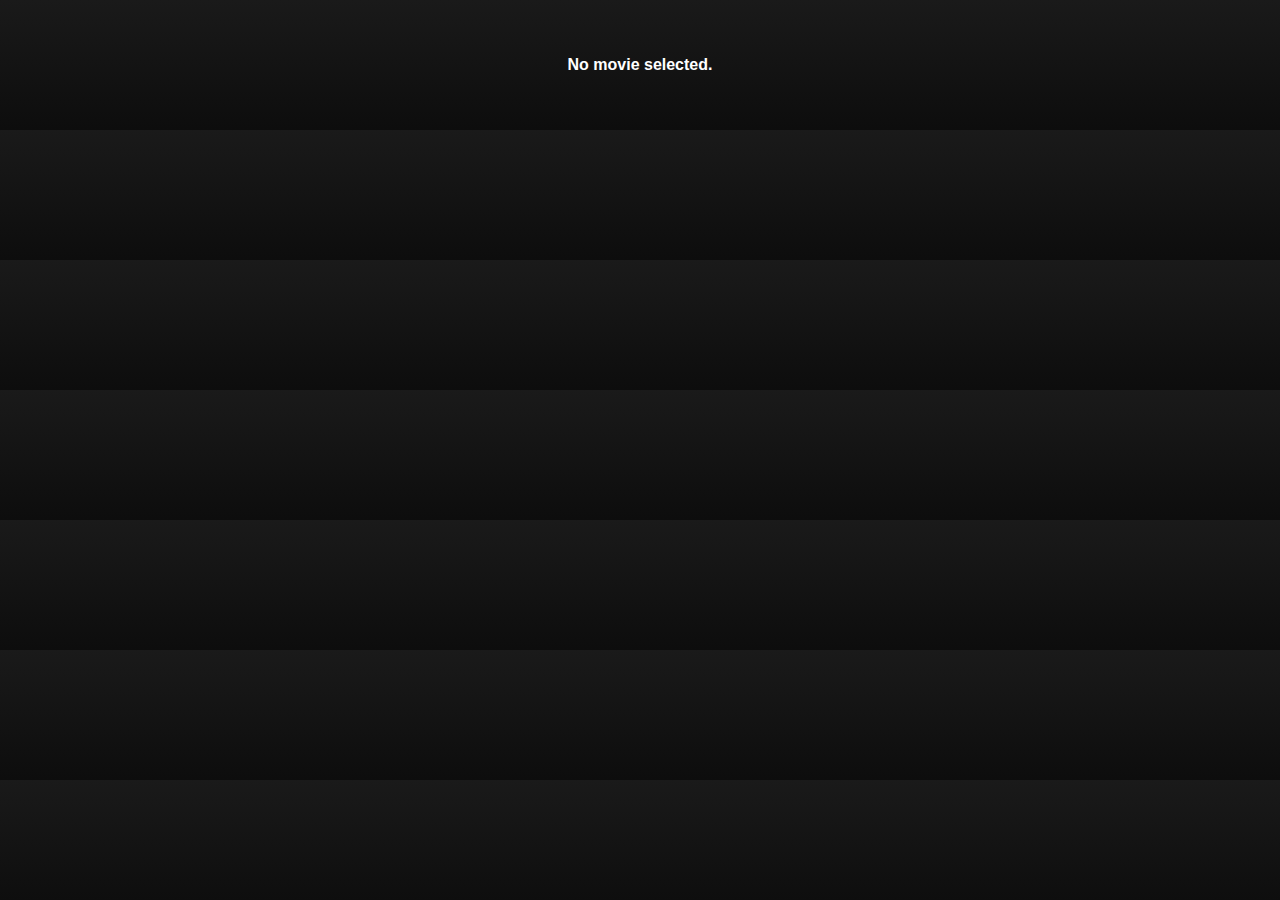
<file: assets/Cast.html>
<!DOCTYPE html>
<html lang="en">
<head>
    <meta charset="UTF-8">
    <meta name="viewport" content="width=device-width, initial-scale=1.0">
    <title>Cast</title>
</head>
<body>
    <style>
    body {
    font-family: 'Segoe UI', Tahoma, Geneva, Verdana, sans-serif;
    font-weight: bold;
    background: linear-gradient(to bottom, #1a1a1a, #0d0d0d);
    color: white;
    margin: 0;
    padding: 0;
}

a {
    text-decoration: none;
    color: white;
    transition: color 0.3s ease;
}

a:hover {
    color: #ff6f61; /* Highlighted color */
}

/* Button Styles */
button {
    font-family: 'Arial', sans-serif;
    font-size: 16px;
    font-weight: bold;
    padding: 12px 24px;
    border-radius: 8px;
    border: 2px solid transparent;
    cursor: pointer;
    outline: none;
    background-color: black;
    color: white;
    transition: all 0.3s ease;
    text-transform: uppercase;
}

button:hover {
    color: black;
    background-color: white;
    transform: translateY(-2px);
    box-shadow: 0 4px 8px rgba(0, 0, 0, 0.2);
}

/* Movie Details Section */
#movie-details {
    display: flex;
    justify-content: center;
    align-items: center;
    padding: 40px;
}

/* Movie Card Styles */
.movie-card {
    display: flex;
    flex-direction: column;
    background: linear-gradient(to bottom right, #333, #222);
    border-radius: 12px;
    max-width: 500px;
    width: 100%;
    box-shadow: 0 6px 12px rgba(0, 0, 0, 0.2);
    overflow: hidden;
    transition: transform 0.3s ease, box-shadow 0.3s ease;
}

.movie-card:hover {
    transform: scale(1.05);
    box-shadow: 0 12px 24px rgba(0, 0, 0, 0.3);
}

.movie-image {
    width: 100%;
    height: auto;
    object-fit: cover;
    border-bottom: 2px solid #ff4500;
}

/* Movie Information */
.movie-info {
    padding: 20px;
    color: #f5f5f5;
    text-align: center;
}

.movie-info h2 {
    font-size: 2rem;
    color: #ff6f61;
    margin-bottom: 10px;
    text-shadow: 1px 1px 4px rgba(0, 0, 0, 0.8);
}

.movie-info p {
    color: #ccc;
    margin-bottom: 8px;
    font-size: 1rem;
    line-height: 1.5;
}

.trailer-link {
    display: inline-block;
    margin-top: 20px;
    padding: 12px 20px;
    background: linear-gradient(to right, #ff6f61, #d93b00);
    color: #fff;
    text-decoration: none;
    border-radius: 8px;
    font-weight: bold;
    text-transform: uppercase;
    transition: background 0.3s ease, transform 0.3s ease;
}

.trailer-link:hover {
    background: linear-gradient(to right, #d93b00, #ff6f61);
    transform: scale(1.1);
}

/* Responsive Design */
@media (max-width: 768px) {
    #movie-details {
        flex-direction: column;
        padding: 20px;
    }

    .movie-card {
        max-width: 90%;
    }

    .movie-info h2 {
        font-size: 1.5rem;
    }

    .movie-info p {
        font-size: 0.9rem;
    }

    .trailer-link {
        padding: 10px 18px;
        font-size: 0.9rem;
    }
}

/* Subtle Animations */
.movie-card:hover .movie-image {
    filter: brightness(1.1) contrast(1.1);
    transition: filter 0.3s ease;
}

.movie-info h2::after {
    content: "";
    display: block;
    width: 60px;
    height: 4px;
    background: #ff6f61;
    margin: 8px auto 0;
    transition: width 0.3s ease;
}

.movie-card:hover h2::after {
    width: 100px;
}

.trailer-link:active {
    transform: scale(0.95);
}
    </style>
    
    <div id="movie-details"></div>
</body>
<script>
    document.addEventListener("DOMContentLoaded", function() {
        // Extract the movie ID from the URL parameters
        const params = new URLSearchParams(window.location.search);
        const movieId = params.get("id");
        // If no movie ID is found in the URL, show a default message
        if (!movieId) {
            document.getElementById("movie-details").innerHTML = "<p>No movie selected.</p>";
            return;
        }
        // Fetch movie data from the JSON file
        fetch('Data.json')
            .then(response => {
                if (!response.ok) {
                    throw new Error('Network response was not ok');
                }
                return response.json();
            })
            .then(data => {
                // Find the movie with the matching ID
                const movie = data.movies.find(movie => movie.id === movieId);
                if (movie) {
                    // Display movie details if found
                    displayMovieDetails(movie);
                } else {
                    document.getElementById("movie-details").innerHTML = "<p>Movie not found.</p>";
                }
            })
            .catch(error => {
                console.error("Error fetching movie data:", error);
                document.getElementById("movie-details").innerHTML = "<p>Unable to load movie details.</p>";
            });
    });
    // Function to display movie details
    function displayMovieDetails(movie) {
        const movieDetailsContainer = document.getElementById("movie-details");
        console.log(movieDetailsContainer);
        // Set innerHTML using the provided structure
        movieDetailsContainer.innerHTML = `
            <div class="movie-card">
                <img class="movie-image" src="${movie.poster}" alt="${movie.title}">
                <div class="movie-info">
                    <h2>${movie.title}</h2>
                    <p>Release Date: ${movie.releaseDate}</p>
                    <p>Cast: ${movie.cast.map(castMember => `${castMember.name} as ${castMember.role}`).join(', ')}</p>
                    <p>Crew: ${movie.crew.map(crewMember => `${crewMember.name} (${crewMember.role})`).join(', ')}</p>
                    <button><a href="VideoPlayer.html?id=${movie.id}" target="_blank" class="watch-movie-btn">Watch Movie</a></button>
                </div>
            </div>
        `;
    }
</script>
</html>
</file>
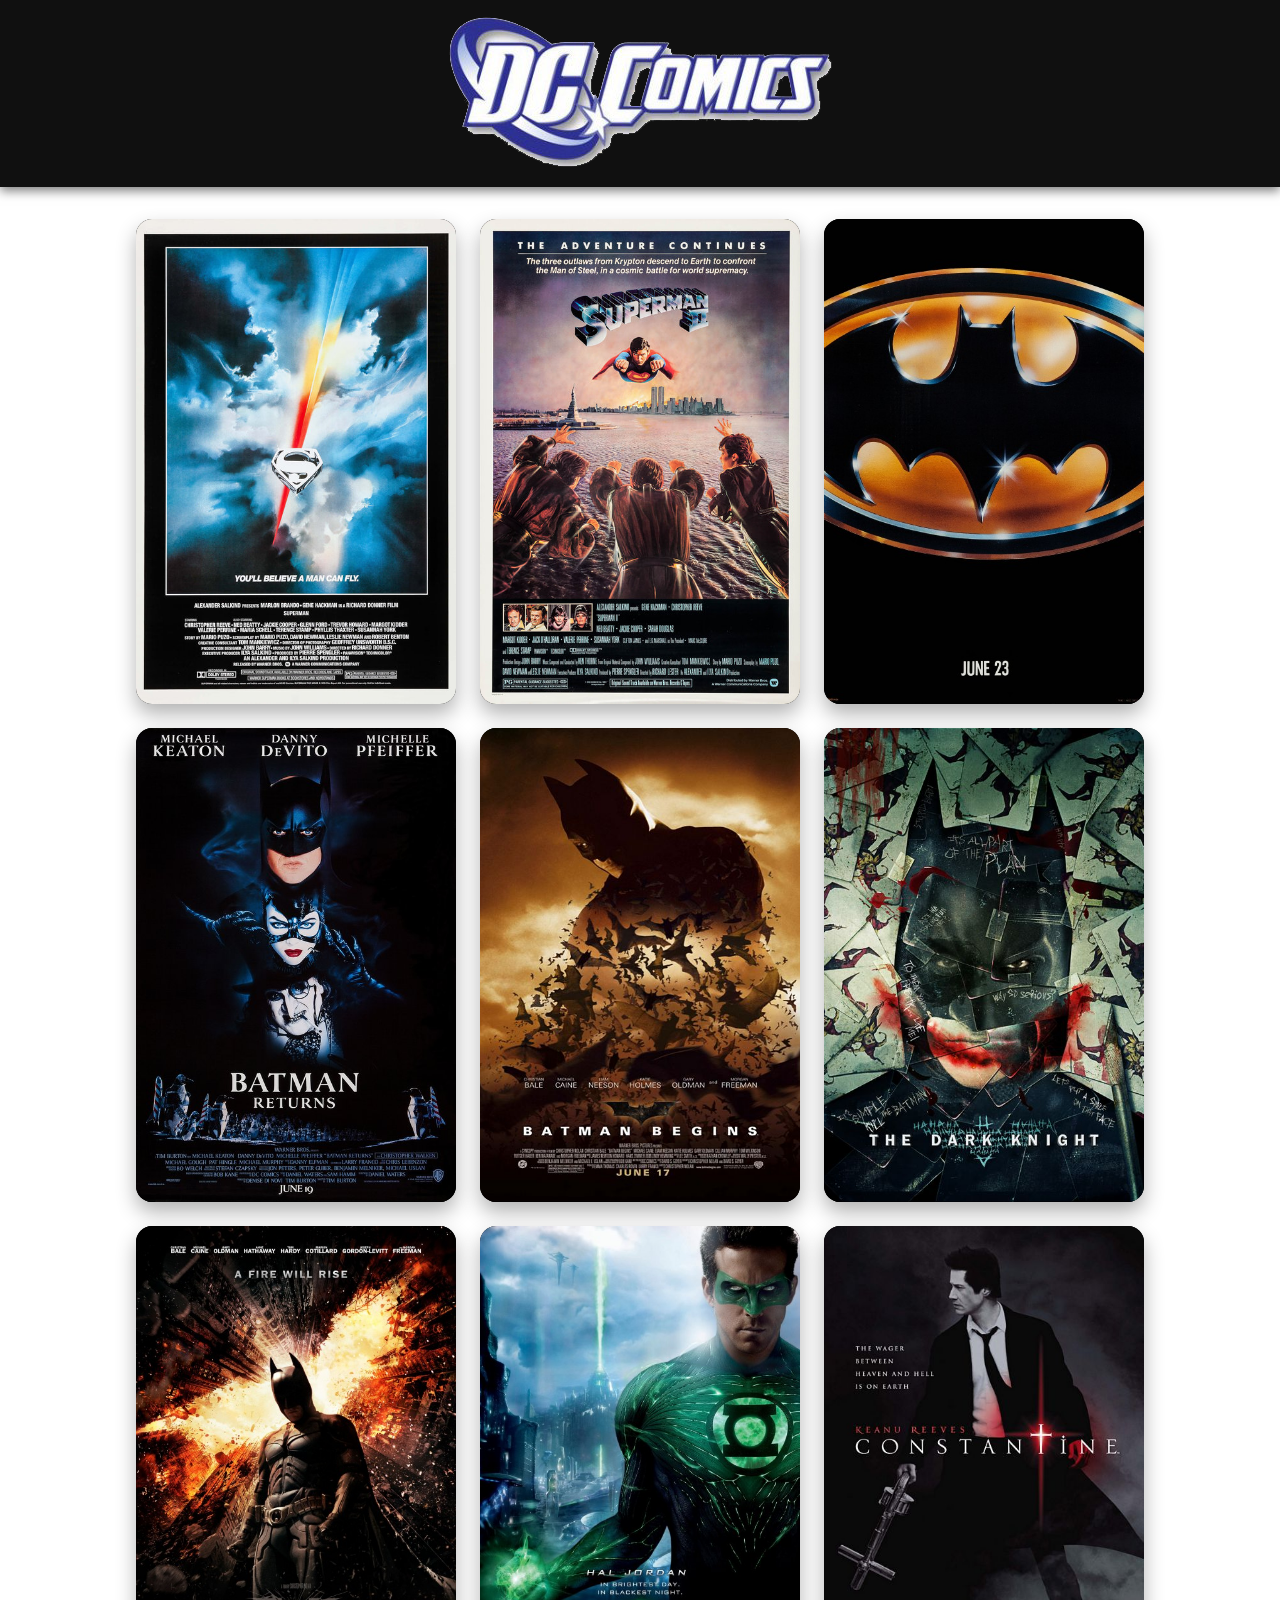
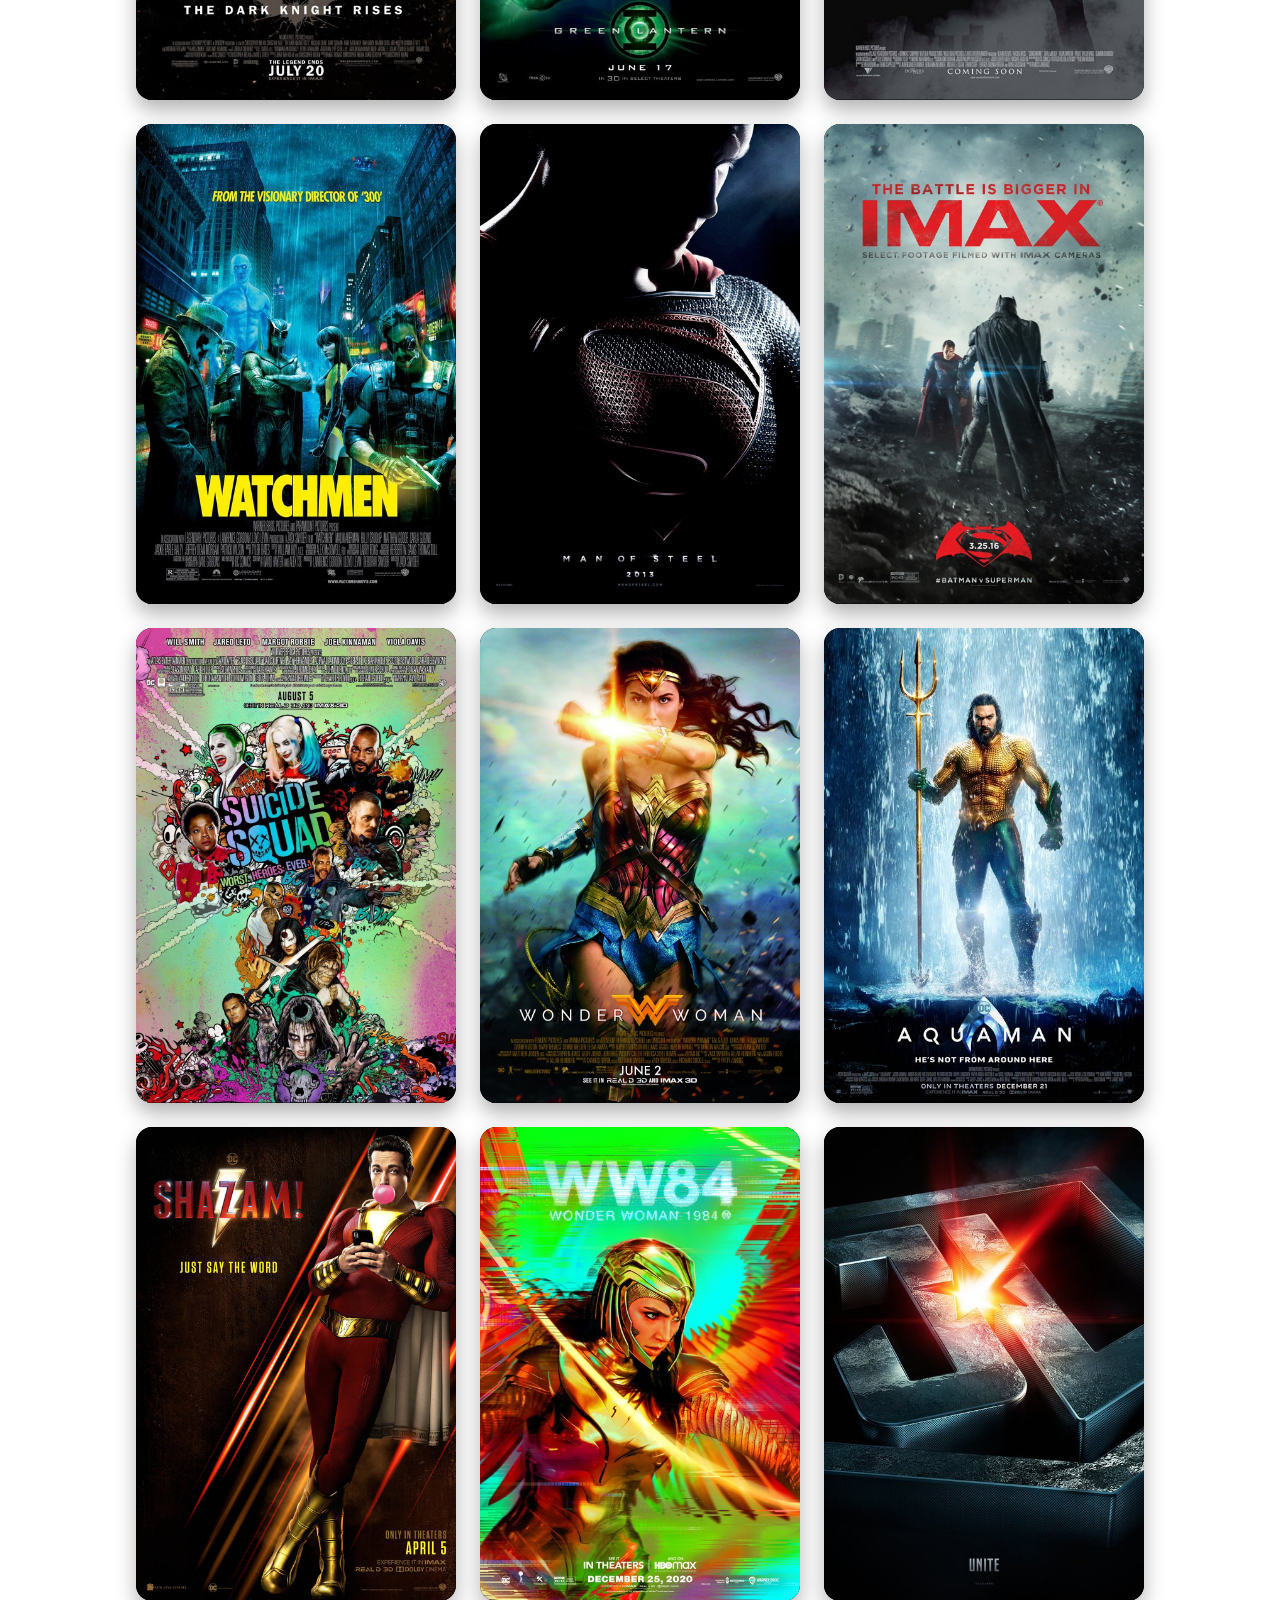
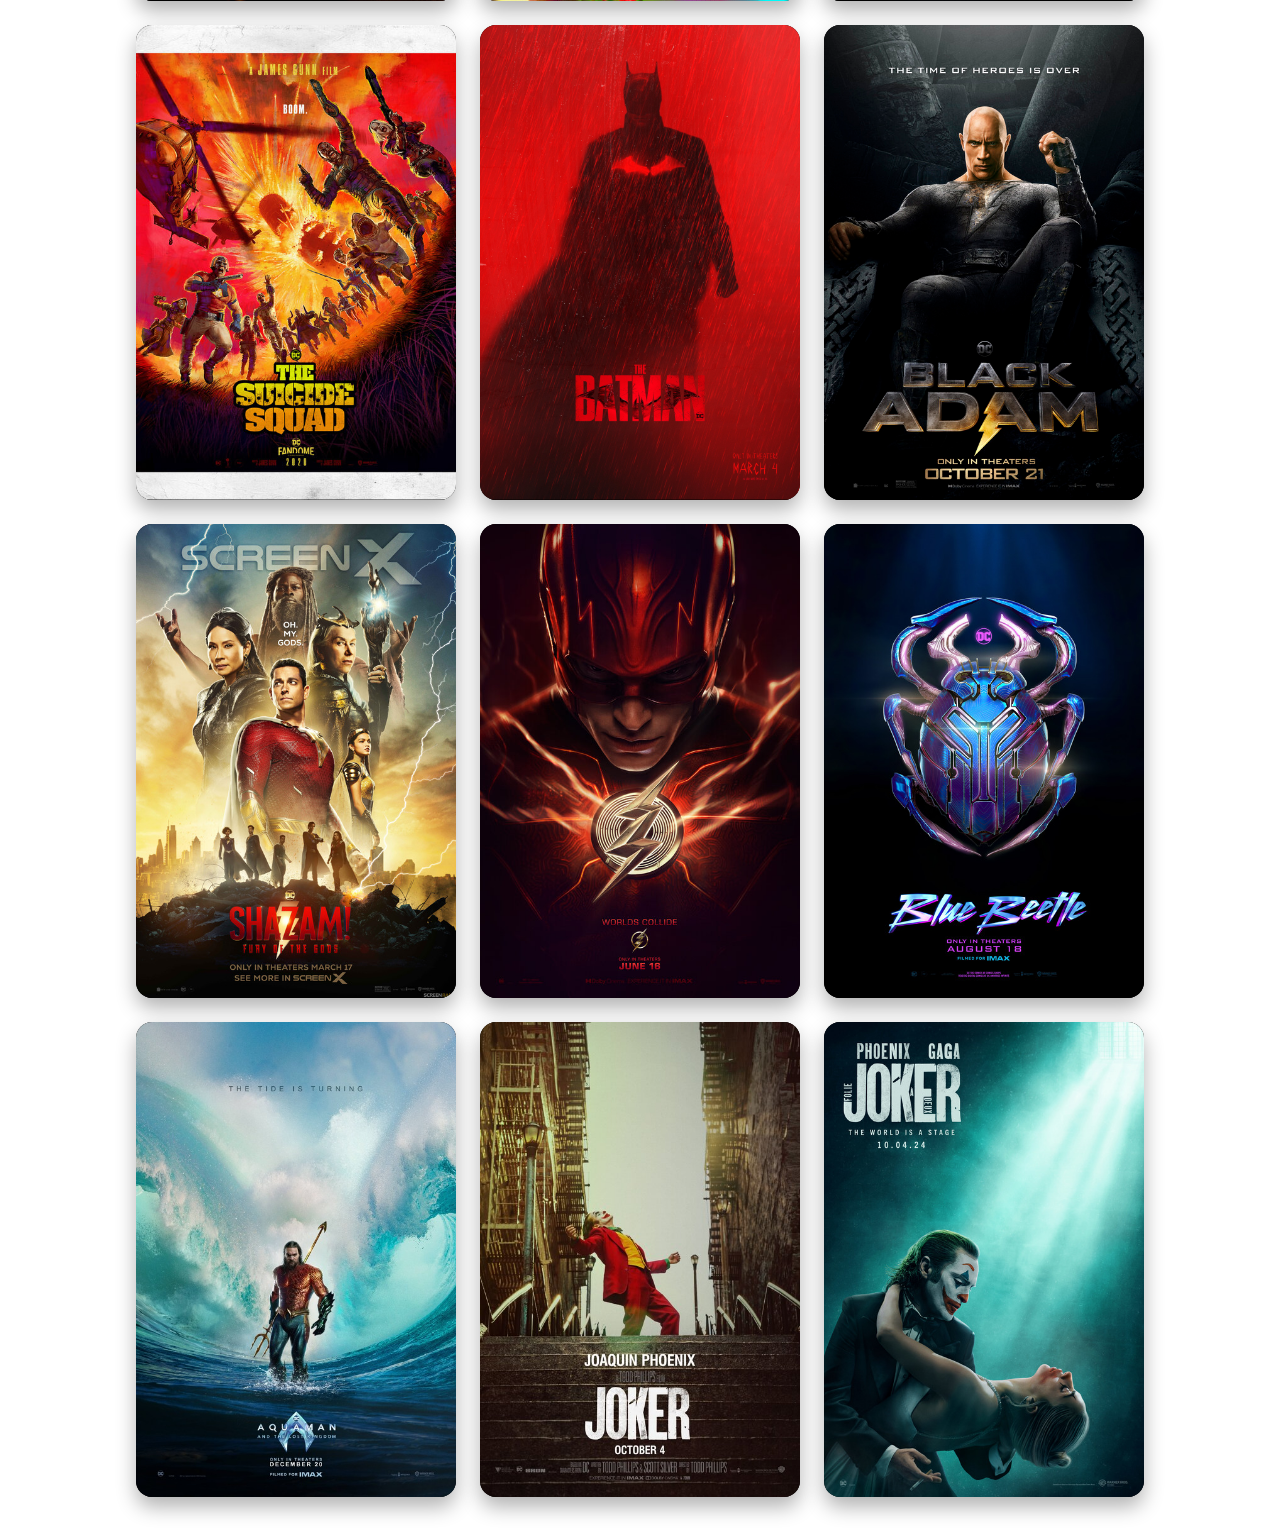
<file: assets/DC.html>
<!DOCTYPE html>
<html lang="en">
<head>
    <meta charset="UTF-8">
    <meta name="viewport" content="width=device-width, initial-scale=1.0">
    <title>All DC Movies</title>
    <style>
           
        
        .images{
            height: 100px;
        }
        .movie-card{
            display: flex;
            flex-direction: row;
            flex-wrap: wrap;
        }
body {
    margin: 0;
    font-family: 'Segoe UI', Tahoma, Geneva, Verdana, sans-serif;
    background-color: white;
    color: #f5f5f5;
    font-weight: bolder;
}

header {
    display: flex;
    justify-content: center;
    padding: 1rem;
    background-color: #101010;
    box-shadow: 0px 4px 10px rgba(0, 0, 0, 0.5);
}

header h1 {
    color: #ffe100;
    font-size: 2rem;
}


#movieGallery {
    display: flex;
    flex-wrap: wrap;
    gap: 1.5rem;
    justify-content: center;
    padding: 2rem;
    max-width: 1200px;
    margin: auto;
}


.movie-card {
    position: relative;
    background-color: black;
    color: #f5f5f5;
    width: 20rem;
    border-radius: 1rem;
    overflow: hidden;
    box-shadow: 0 10px 20px rgba(0, 0, 0, 0.3);
    transform: scale(1);
    transition: transform 0.3s ease, box-shadow 0.3s ease;
    cursor: pointer;
}

.movie-card:hover {
    transform: scale(1.05);
    box-shadow: 0 15px 30px rgba(0, 0, 0, 0.5);
}

.images {
    width: 100%;
    height: auto;
    object-fit: cover;
    transition: transform 0.5s ease;
}

.movie-card:hover .images {
    transform: scale(1.1);
}


.movie-info {
    padding: 0.1rem;
    background: rgba(0, 0, 0, 0.8);
    position: absolute;
    bottom: 0;
    width: 100%;
    transform: translateY(100%);
    transition: transform 0.4s ease-in-out;
    text-align: center;
}

.movie-card:hover .movie-info {
    transform: translateY(0);
}

.movie-info h2 {
    font-size: 1rem;
    color: #ffe100;
    margin-bottom: 0.5rem;
    transition: color 0.3s ease;
}

.movie-info p {
    font-size: 1rem;
    color: #ddd;
    line-height: 1.5;
}

.movie-info p {
    opacity: 0;
    transform: translateY(20px);
    transition: opacity 0.4s ease, transform 0.4s ease;
}

.movie-card:hover .movie-info p {
    opacity: 1;
    transform: translateY(0);
}

.movie-card::before {
    content: "";
    position: absolute;
    top: 0;
    left: 0;
    width: 100%;
    height: 100%;
    background: linear-gradient(to bottom, rgba(0, 0, 0, 0.2), rgba(0, 0, 0, 0.7));
    opacity: 0;
    transition: opacity 0.5s ease;
    border-radius: 12px;
}

.movie-card:hover::before {
    opacity: 1;
}

@media (max-width: 768px) {
    #movieGallery {
        padding: 1rem;
        gap: 1rem;
    }

    .movie-card {
        width: 180px;
    }

    .movie-info h2 {
        font-size: 1.2rem;
    }

    .movie-info p {
        font-size: 0.8rem;
    }
}

@media (max-width: 480px) {
    .movie-card {
        width: 100%;
    }

    header h1 {
        font-size: 1.5rem;
    }
}
    </style>
</head>
<body>
    <header>
        <div class="DC_logo">
            <img src="DC/DC.png" alt="DC Logo">
        </div>
    </header>
   
    <div class="gallery-container" id="movieGallery"></div>
    
    <script>
async function fetchMovies() {
    try {
        const response = await fetch('DC.JSON'); // Replace 'DC.json' with your actual file or API endpoint
        if (!response.ok) {
            throw new Error('Network response was not ok');
        }
        const data = await response.json();
        renderMovies(data.DCMovies);  // Assuming your JSON has a "DCMovies" array
    } catch (error) {
        console.error('There was a problem with the fetch operation:', error);
    }
}

// Function to render movies on the page
function renderMovies(movies) {
    const movieGallery = document.getElementById('movieGallery'); 
    movieGallery.innerHTML = ''; 

    movies.forEach(movie => {
        const movieCard = document.createElement('div');
        movieCard.className = 'movie-card';

        const movieImage = document.createElement('img');
        movieImage.className = 'images'; 
        movieImage.src = movie.image;  
        movieImage.alt = movie.title;  
        movieCard.appendChild(movieImage);

        const movieInfo = document.createElement('div');
        movieInfo.className = 'movie-info';

        const movieTitle = document.createElement('h2');
        movieTitle.textContent = movie.title;  // Movie title
        movieInfo.appendChild(movieTitle);

        const movieDescription = document.createElement('p');
        movieDescription.textContent = movie.description;  // Movie description
        movieInfo.appendChild(movieDescription);

        movieCard.appendChild(movieInfo);
        movieGallery.appendChild(movieCard);  
    });
}

document.addEventListener('DOMContentLoaded', fetchMovies); 

function redirectToHome() {
            window.location.href = '/'; // Change '/' to your home page URL
        }
    </script>
</body>
</html>
</file>
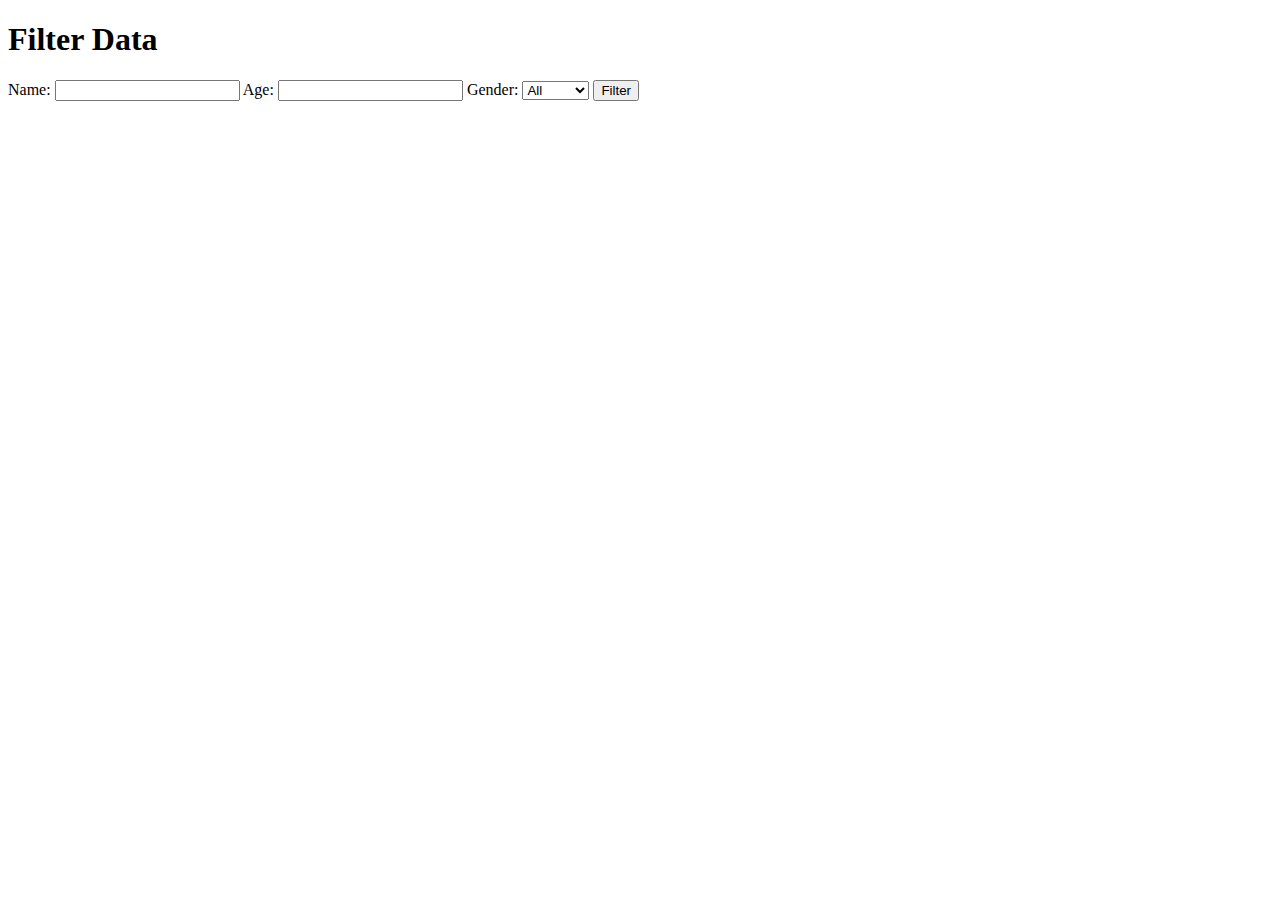
<file: assets/demo.html>
<!DOCTYPE html>
<html lang="en">
<head>
    <meta charset="UTF-8">
    <meta name="viewport" content="width=device-width, initial-scale=1.0">
    <title>Data Type Filtering</title>
    <style>
        .results { margin-top: 20px; }
        .result { margin: 5px 0; }
    </style>
</head>
<body>
    <h1>Filter Data</h1>
    <form id="filterForm">
        <label for="name">Name:</label>
        <input type="text" id="name" name="name">

        <label for="age">Age:</label>
        <input type="number" id="age" name="age" min="0">

        <label for="gender">Gender:</label>
        <select id="gender" name="gender">
            <option value="">All</option>
            <option value="male">Male</option>
            <option value="female">Female</option>
        </select>

        <input type="button" value="Filter" onclick="filterResults()">
    </form>

    <div class="results" id="results"></div>

    <script>
        const data = [
            { name: 'Alice', age: 25, gender: 'female' },
            { name: 'Bob', age: 30, gender: 'male' },
            { name: 'Charlie', age: 35, gender: 'male' },
            { name: 'Diana', age: 28, gender: 'female' }
        ];

        function filterResults() {
            const nameInput = document.getElementById('name').value.toLowerCase();
            const ageInput = document.getElementById('age').value;
            const genderInput = document.getElementById('gender').value;

            const filteredData = data.filter(item => {
                const matchesName = item.name.toLowerCase().includes(nameInput);
                const matchesAge = ageInput ? item.age == ageInput : true;
                const matchesGender = genderInput ? item.gender === genderInput : true;

                return matchesName && matchesAge && matchesGender;
            });

            displayResults(filteredData);
        }

        function displayResults(results) {
            const resultsDiv = document.getElementById('results');
            resultsDiv.innerHTML = '';

            if (results.length === 0) {
                resultsDiv.innerHTML = '<div>No results found.</div>';
                return;
            }

            results.forEach(item => {
                const div = document.createElement('div');
                div.className = 'result';
                div.textContent = `Name: ${item.name}, Age: ${item.age}, Gender: ${item.gender}`;
                resultsDiv.appendChild(div);
            });
        }
    </script>
</body>
</html>
</file>
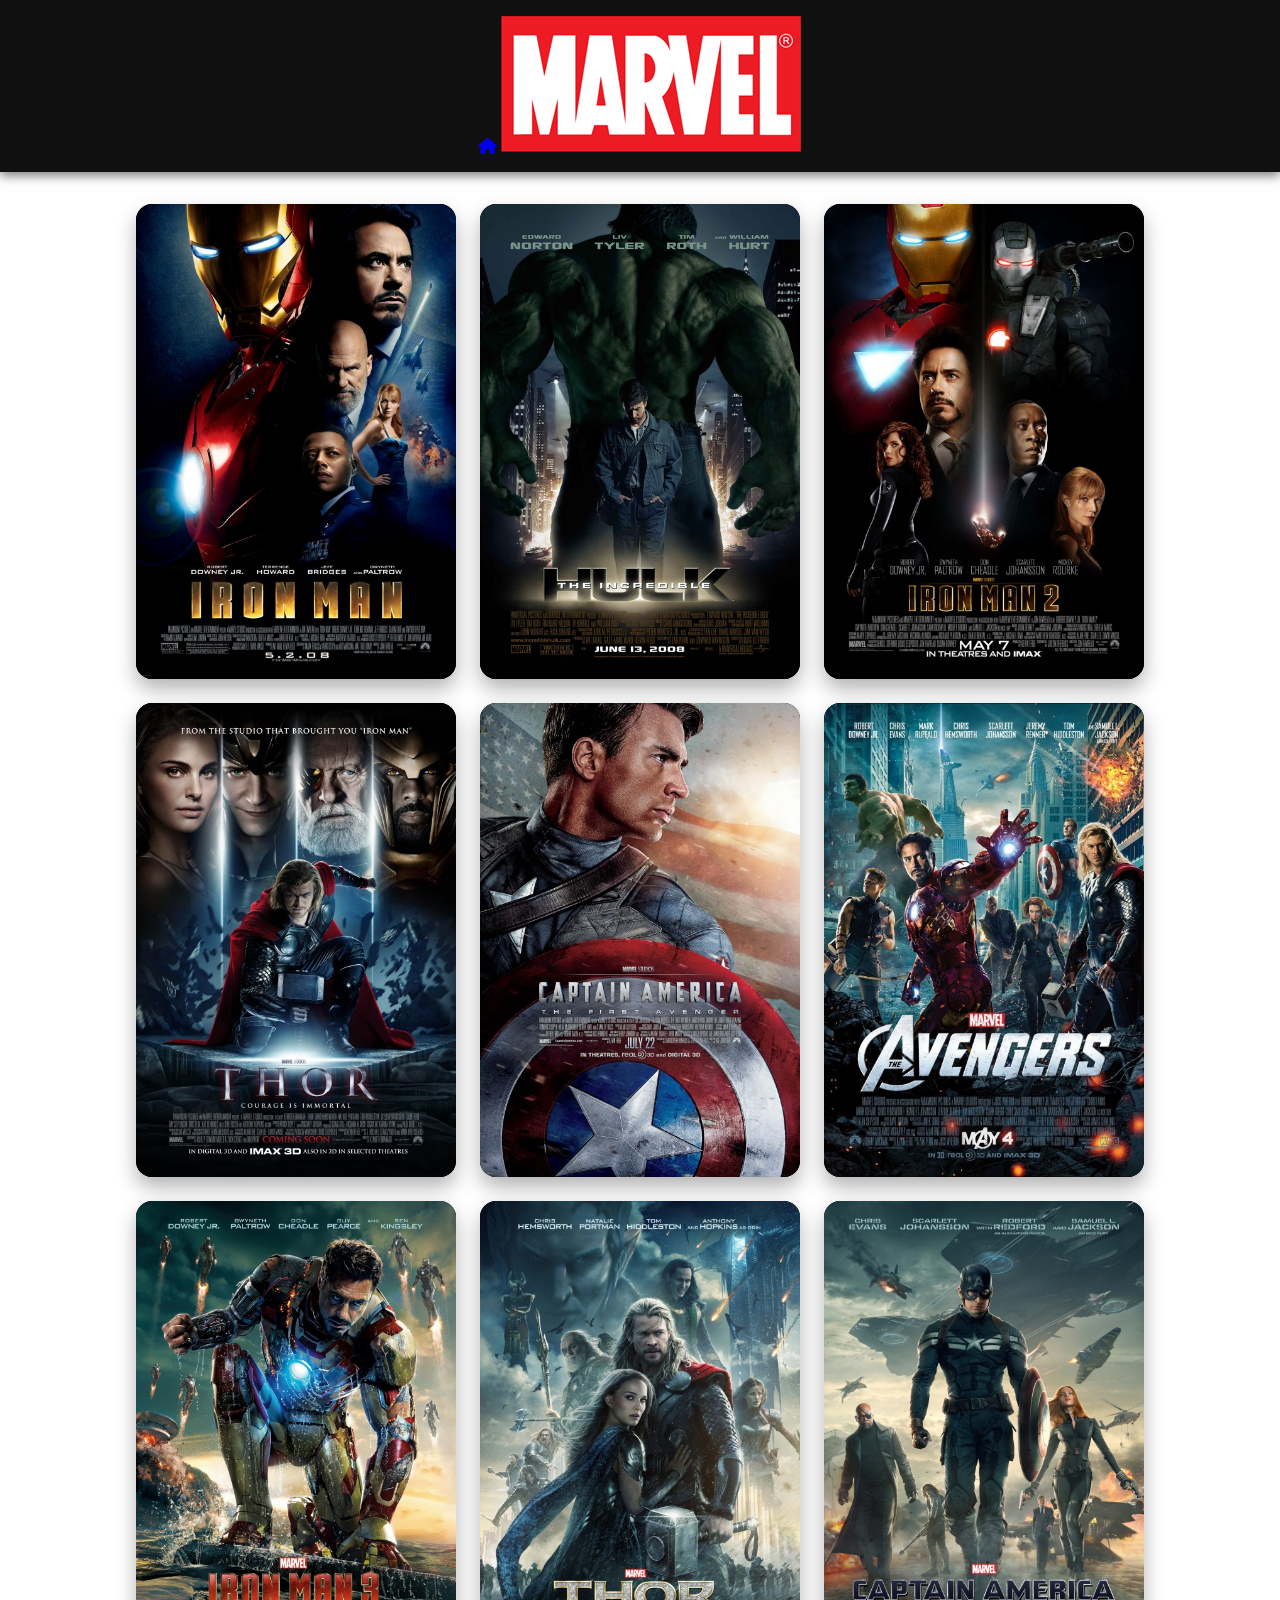
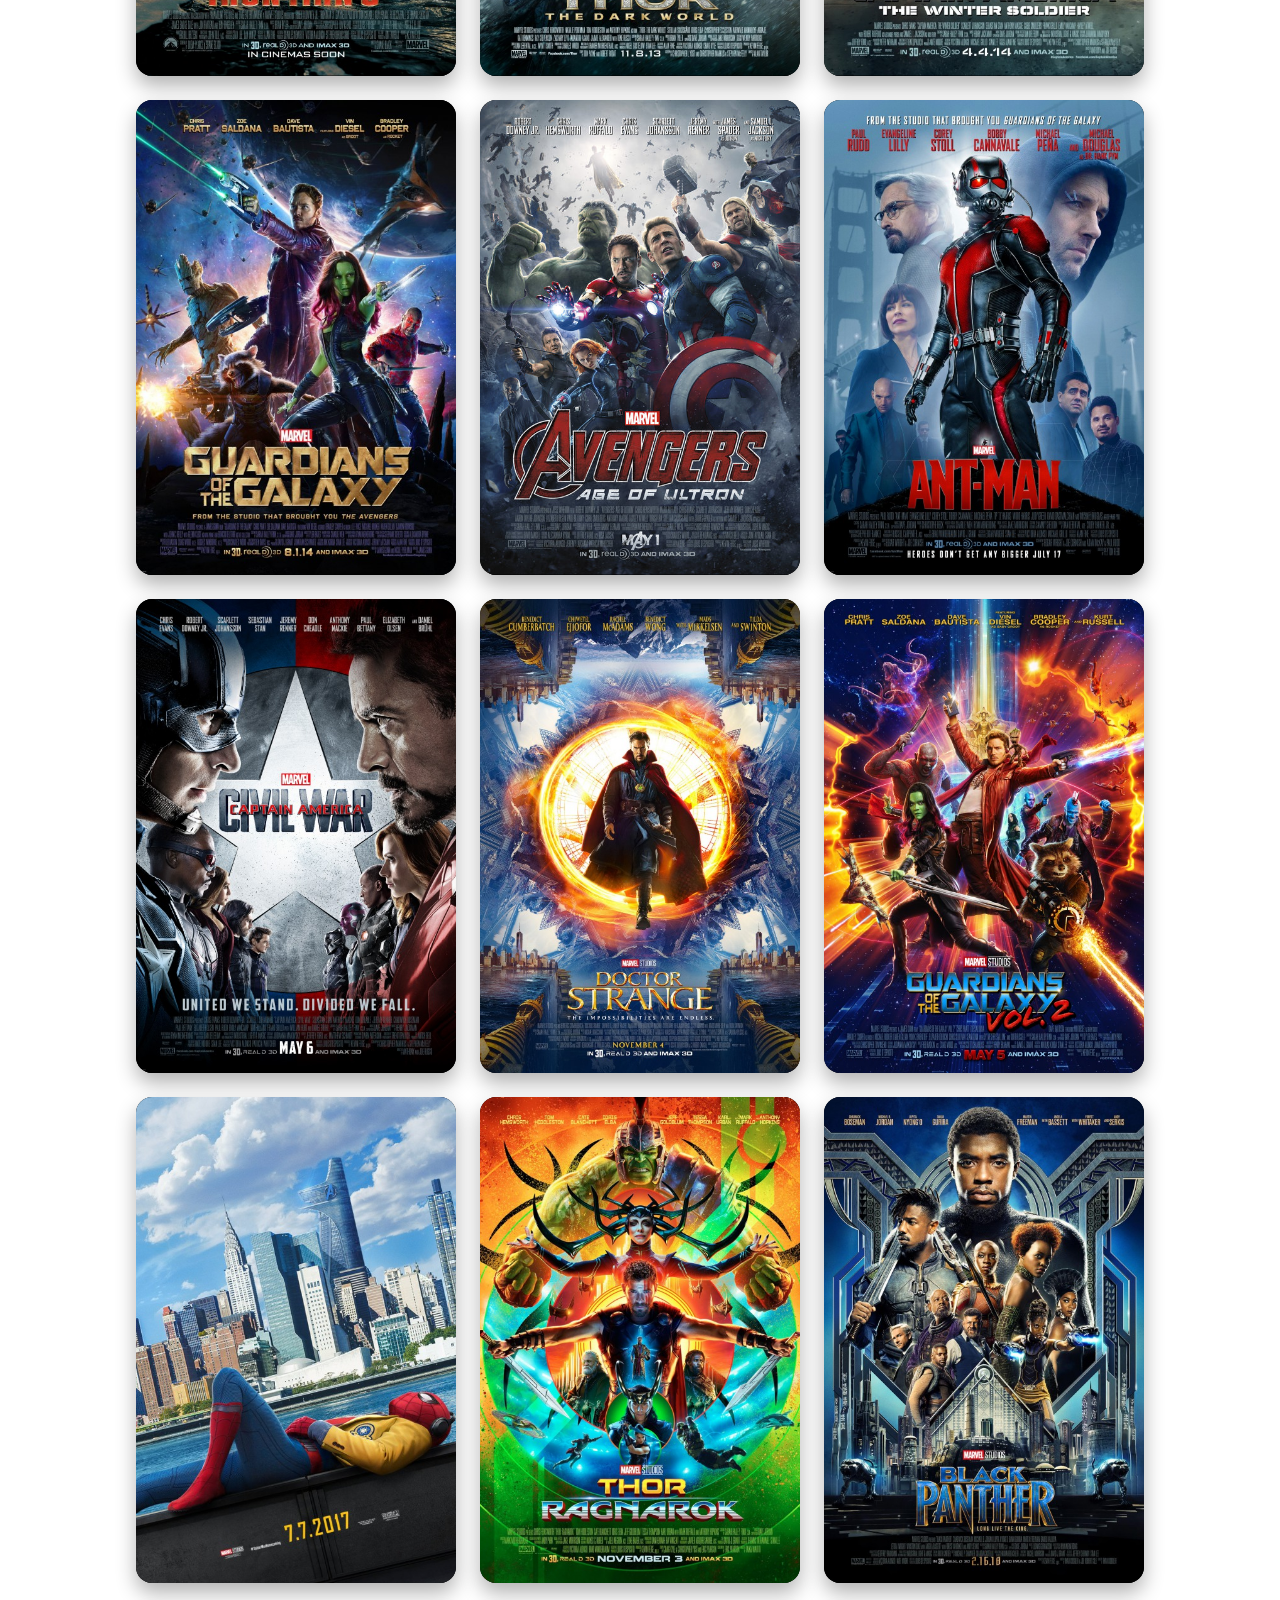
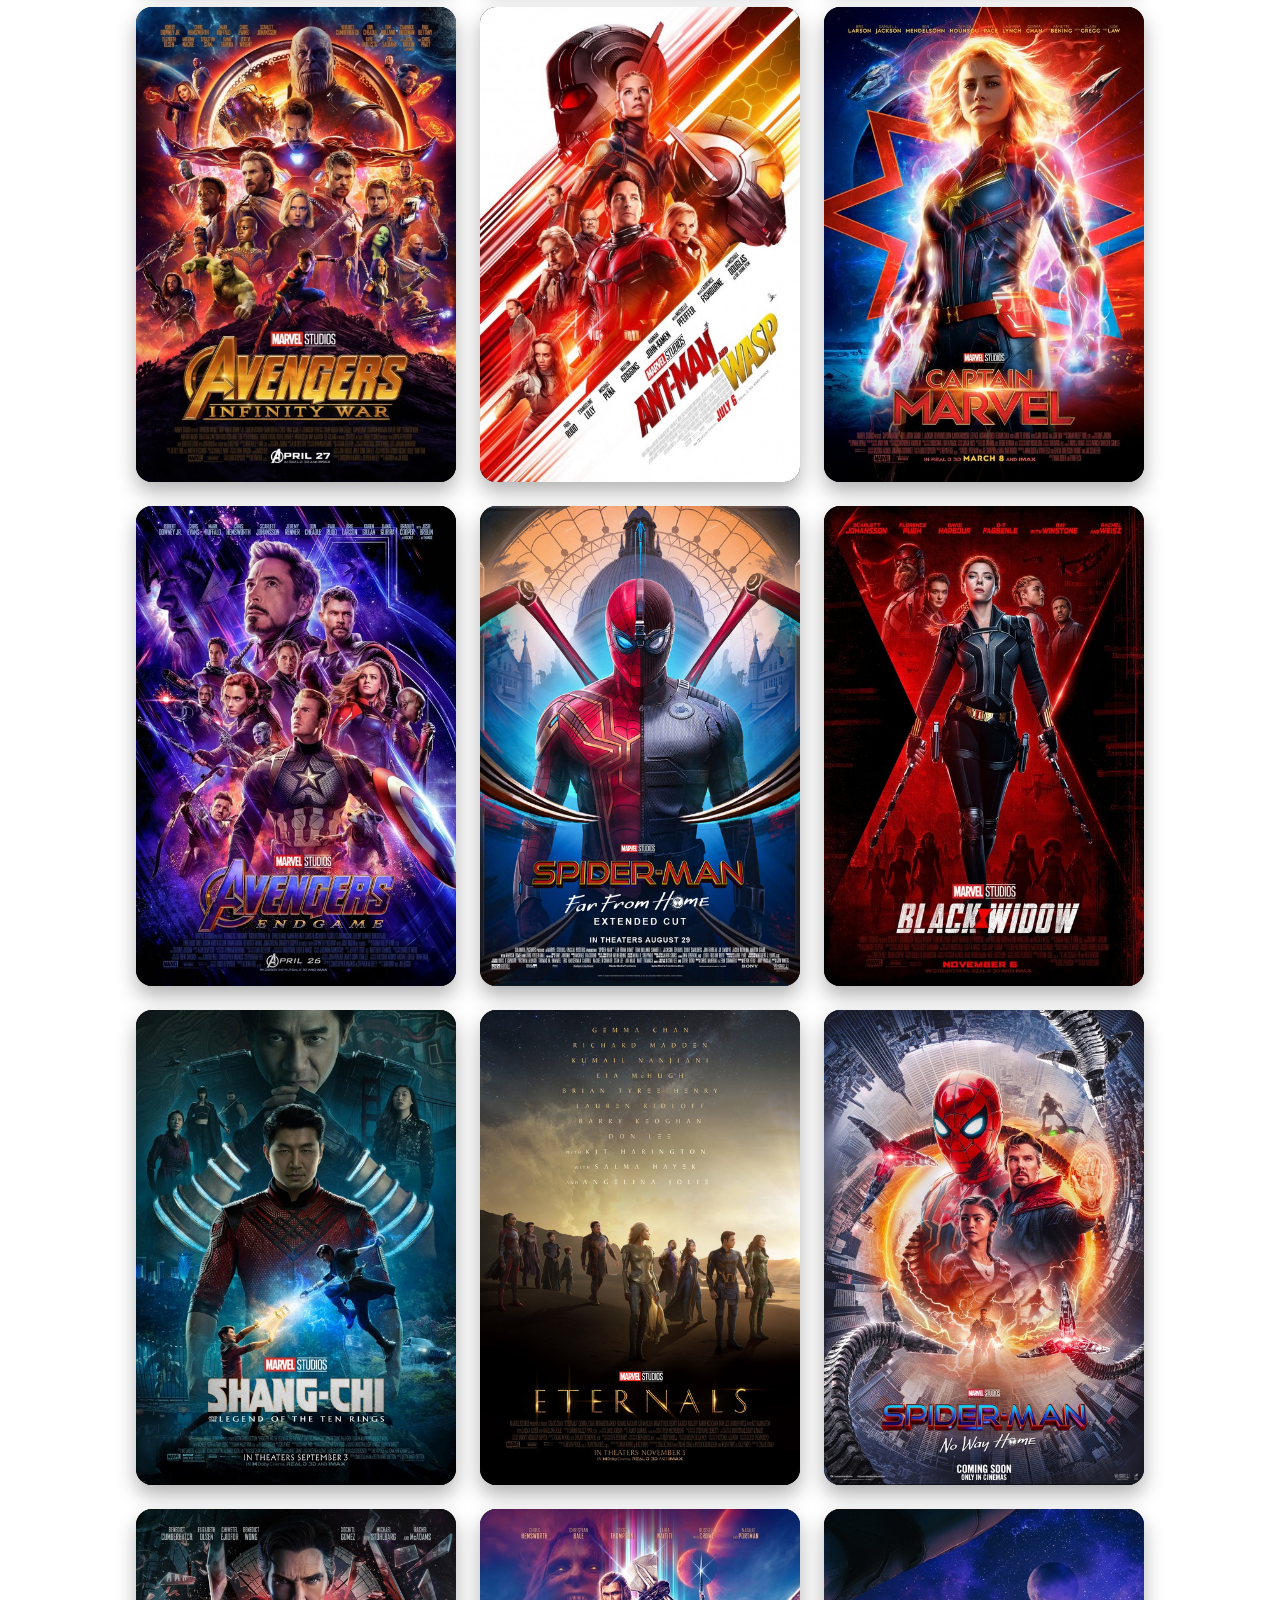
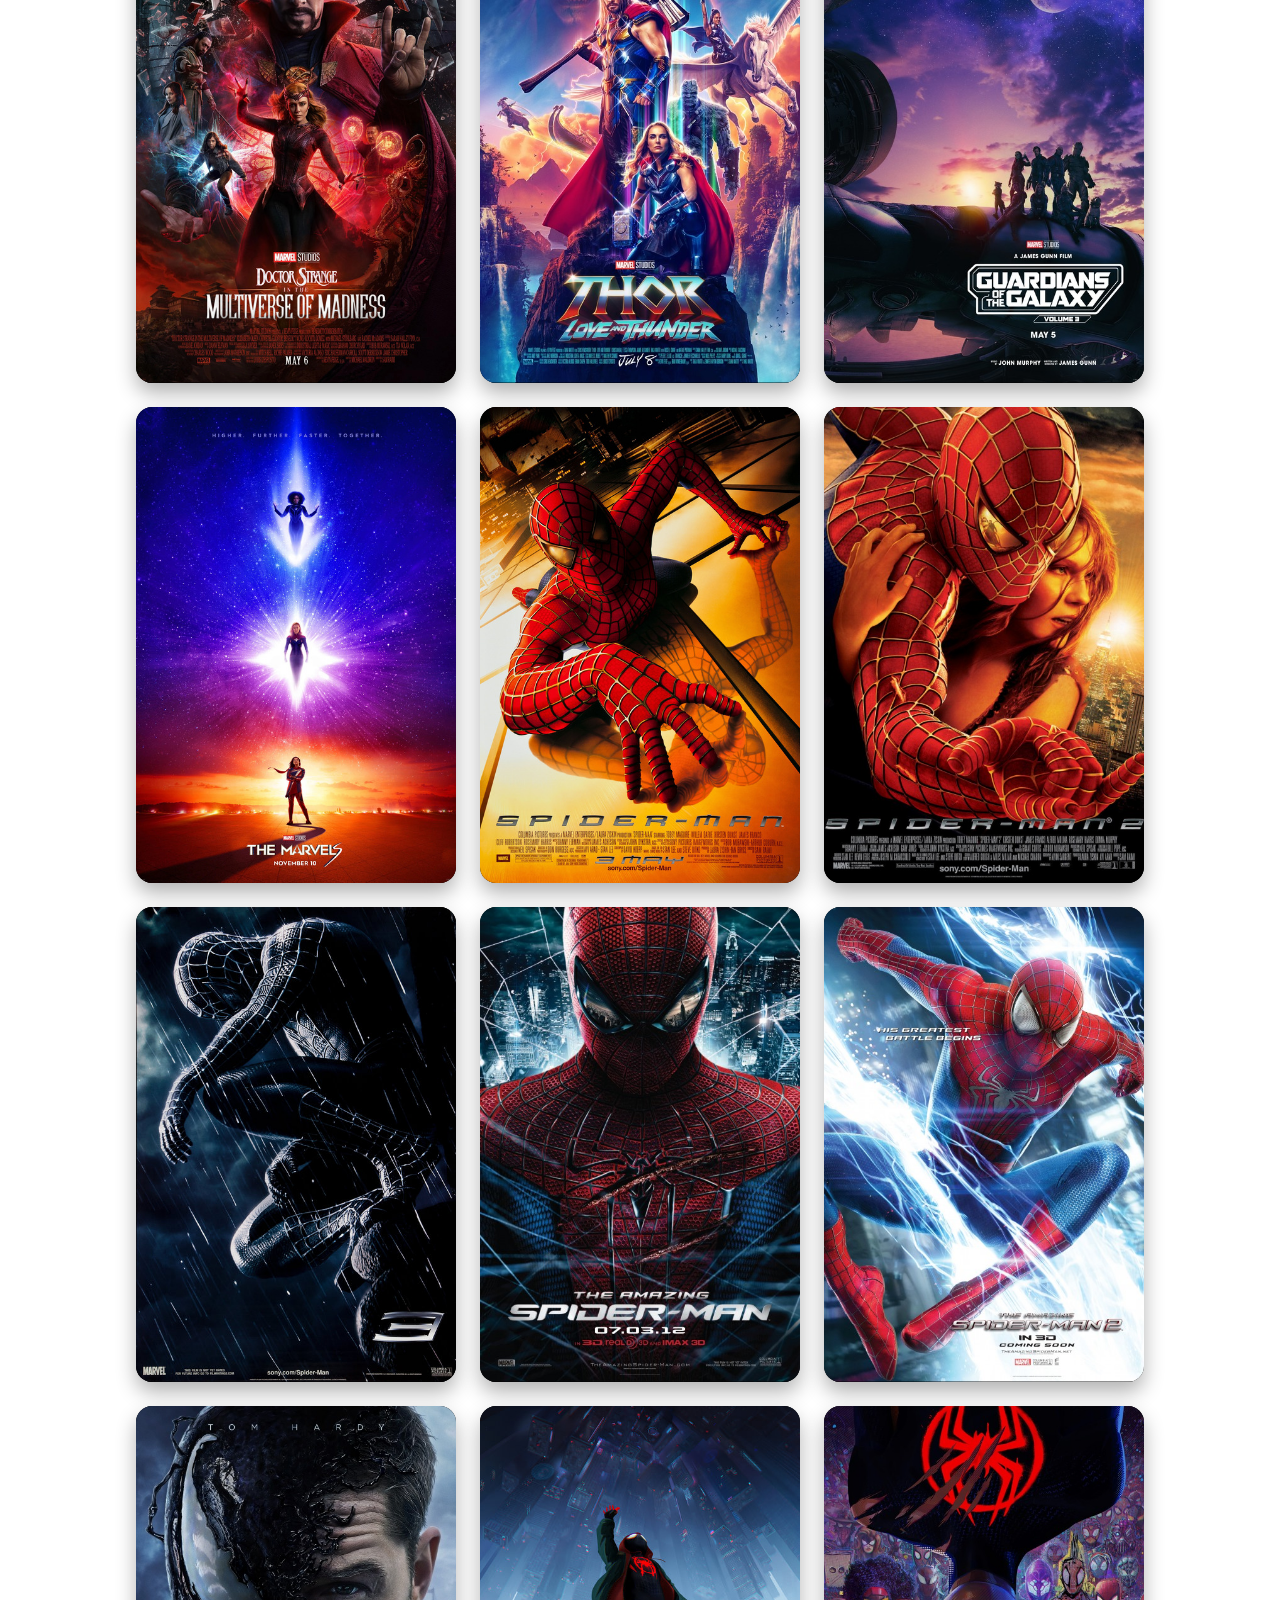
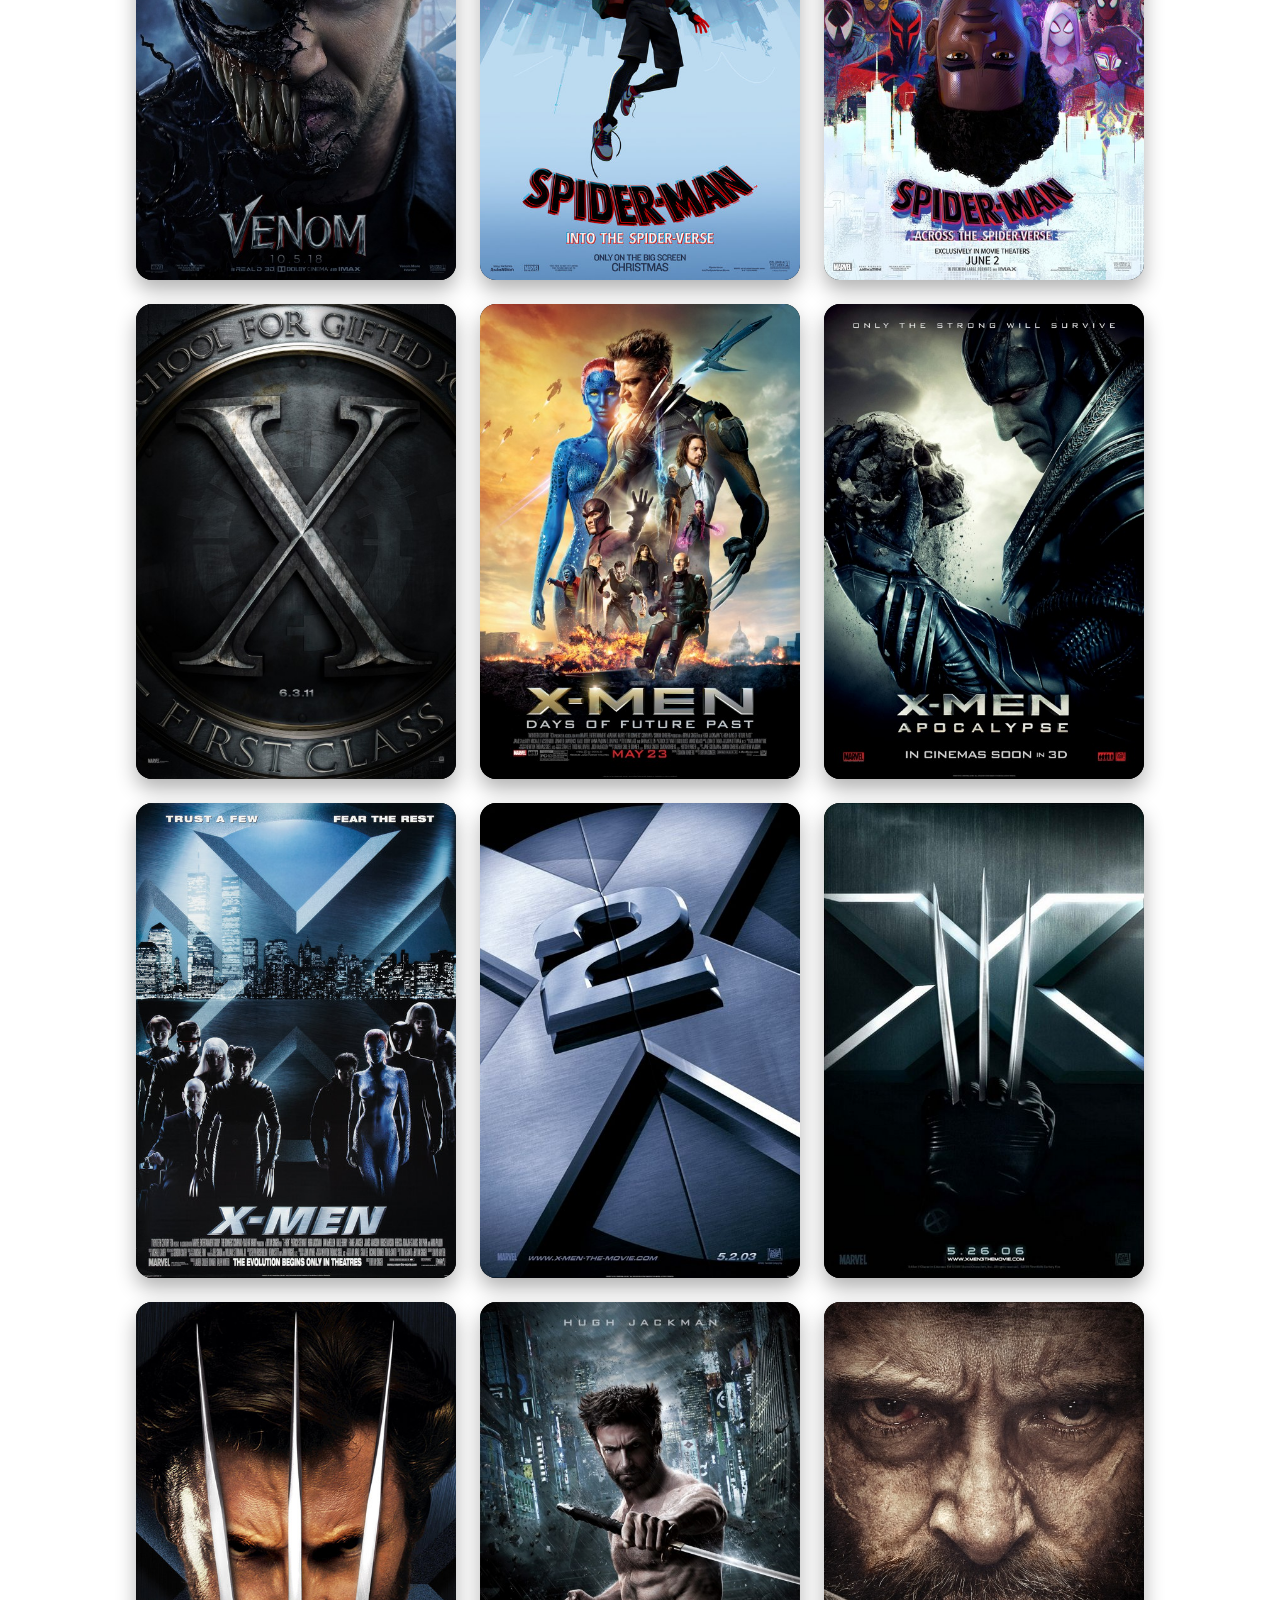
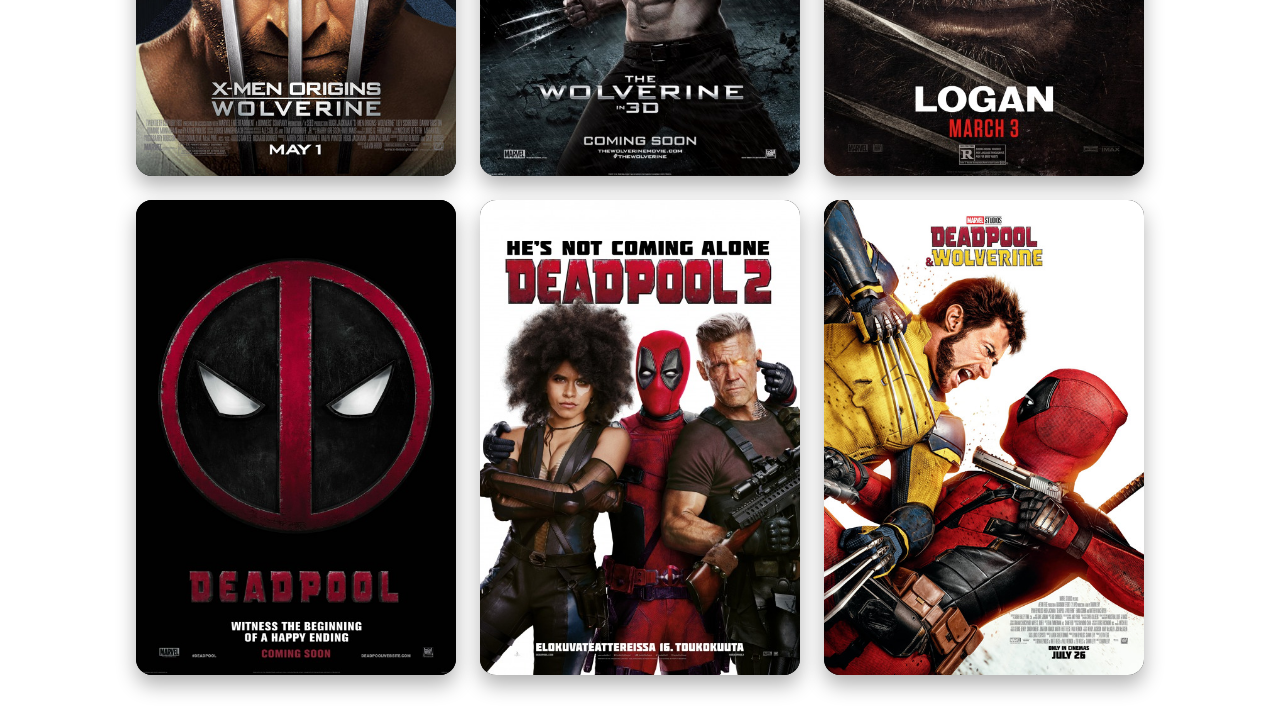
<file: assets/Marvel.html>
<!DOCTYPE html>
<html lang="en">
<head>
    <meta charset="UTF-8">
    <meta name="viewport" content="width=device-width, initial-scale=1.0">
    <title>All Marvel Movies</title>
    <script src="script.js"></script>
    <link rel="stylesheet" href="https://cdnjs.cloudflare.com/ajax/libs/font-awesome/6.6.0/css/all.min.css">
    <style>
        .images{
            height: 100px;
        }
        .movie-card{
            display: flex;
            flex-direction: row;
            flex-wrap: wrap;
        }
body {
    margin: 0;
    font-family: 'Segoe UI', Tahoma, Geneva, Verdana, sans-serif;
    background-color: white;
    color: #f5f5f5;
    font-weight: bolder;
}

header {
    display: flex;
    justify-content: center;
    padding: 1rem;
    background-color: #101010;
    box-shadow: 0px 4px 10px rgba(0, 0, 0, 0.5);
}

header h1 {
    color: #ffe100;
    font-size: 2rem;
}


#movieGallery {
    display: flex;
    flex-wrap: wrap;
    gap: 1.5rem;
    justify-content: center;
    padding: 2rem;
    max-width: 1200px;
    margin: auto;
}


.movie-card {
    position: relative;
    background-color: black;
    color: #f5f5f5;
    width: 20rem;
    border-radius: 1rem;
    overflow: hidden;
    box-shadow: 0 10px 20px rgba(0, 0, 0, 0.3);
    transform: scale(1);
    transition: transform 0.3s ease, box-shadow 0.3s ease;
    cursor: pointer;
}

.movie-card:hover {
    transform: scale(1.05);
    box-shadow: 0 15px 30px rgba(0, 0, 0, 0.5);
}

.images {
    width: 100%;
    height: auto;
    object-fit: cover;
    transition: transform 0.5s ease;
}

.movie-card:hover .images {
    transform: scale(1.1);
}


.movie-info {
    padding: 0.1rem;
    background: rgba(0, 0, 0, 0.8);
    position: absolute;
    bottom: 0;
    width: 100%;
    transform: translateY(100%);
    transition: transform 0.4s ease-in-out;
    text-align: center;
}

.movie-card:hover .movie-info {
    transform: translateY(0);
}

.movie-info h2 {
    font-size: 1rem;
    color: #ffe100;
    margin-bottom: 0.5rem;
    transition: color 0.3s ease;
}

.movie-info p {
    font-size: 1rem;
    color: #ddd;
    line-height: 1.5;
}

.movie-info p {
    opacity: 0;
    transform: translateY(20px);
    transition: opacity 0.4s ease, transform 0.4s ease;
}

.movie-card:hover .movie-info p {
    opacity: 1;
    transform: translateY(0);
}

.movie-card::before {
    content: "";
    position: absolute;
    top: 0;
    left: 0;
    width: 100%;
    height: 100%;
    background: linear-gradient(to bottom, rgba(0, 0, 0, 0.2), rgba(0, 0, 0, 0.7));
    opacity: 0;
    transition: opacity 0.5s ease;
    border-radius: 12px;
}

.movie-card:hover::before {
    opacity: 1;
}

@media (max-width: 768px) {
    #movieGallery {
        padding: 1rem;
        gap: 1rem;
    }

    .movie-card {
        width: 180px;
    }

    .movie-info h2 {
        font-size: 1.2rem;
    }

    .movie-info p {
        font-size: 0.8rem;
    }
}

@media (max-width: 480px) {
    .movie-card {
        width: 100%;
    }

    header h1 {
        font-size: 1.5rem;
    }
}

    </style>
</head>
<body>
    <header>
        <div class="Marvel_logo">
            <a href="Home.html"><i class="fas fa-house"></i></a>
            <img src="Marvel/Marvel-logo.png" alt="Marvel Logo">
        </div>
       
    </header>
    
        
       
    
     <div class="gallery-container" id="movieGallery"></div>
</body>
</html>
</file>
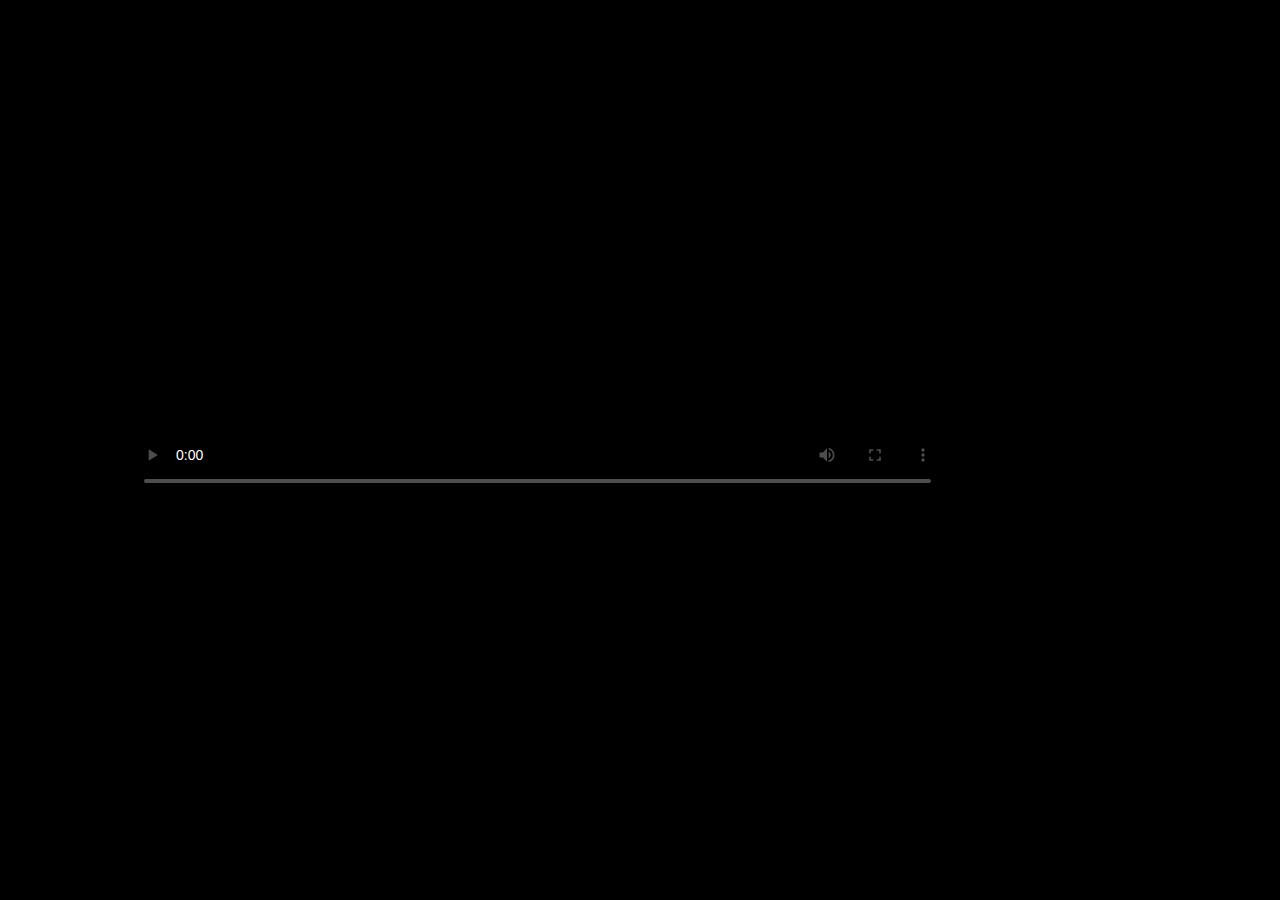
<file: assets/VideoPlayer.html>
<!DOCTYPE html>
<html lang="en">
<head>
    <meta charset="UTF-8">
    <meta name="viewport" content="width=device-width, initial-scale=1.0">
    <title>Netflix-like Video Player</title>
    <link href="https://vjs.zencdn.net/7.15.4/video-js.css" rel="stylesheet">
    <!-- <link rel="stylesheet" href="styles.css"> -->
    <style>
        /* General body setup */
        body {
            margin: 0;
            padding: 0;
            background: #000;
            display: flex;
            justify-content: center;
            align-items: center;
            height: 100vh;
            flex-direction: column;
        }
        /* Video container */
        .video-container {
            position: relative;
            width: 80%;
            max-width: 1280px;
            margin-bottom: 20px; /* Add space between the two videos */
        }
        /* Video styling */
        .video-js {
            width: 100%;
            height: auto;
            background-color: black;
        }
        /* Controls (hidden by default) */
        .video-js .vjs-control-bar {
            opacity: 0;
            transition: opacity 0.3s ease;
        }
        /* Show controls when mouse is over the video */
        .video-container:hover .vjs-control-bar {
            opacity: 1;
        }
        /* Play/Pause button styling */
        .vjs-big-play-button {
            width: 70px;
            height: 70px;
            font-size: 30px;
            background-color: rgba(255, 255, 255, 0.7);
            border-radius: 50%;
            color: #000;
            border: none;
            cursor: pointer;
            transition: background-color 0.3s ease;
        }
        .vjs-big-play-button:hover {
            background-color: rgba(255, 255, 255, 1);
        }
        /* Video progress bar (styled for minimalism) */
        .vjs-progress-control {
            background: rgba(255, 255, 255, 0.2);
            height: 5px;
        }
        .vjs-progress-holder {
            background: #333;
            height: 5px;
        }
        .vjs-play-progress {
            background: #E50914;
        }
        /* Hide video controls when the video is playing (optional feature) */
        .vjs-playing .vjs-control-bar {
            opacity: 1;
        }
        /* Add custom styling for volume and fullscreen buttons */
        .vjs-volume-control,
        .vjs-fullscreen-control {
            display: none;
        }
        .vjs-play-control {
            margin-left: 10px;
            margin-right: 10px;
        }
        /* Make fullscreen button appear on hover */
        .video-container:hover .vjs-fullscreen-control {
            display: block;
        }
    </style>
</head>
<body>
    <!-- Video container (will be dynamically filled) -->
    <div id="video-container" class="video-container"></div>
    <!-- Add Video.js Library -->
    <script src="https://vjs.zencdn.net/7.15.4/video.js"></script>
    <script>
        document.addEventListener("DOMContentLoaded", function() {
            // Fetch the JSON data from the video-player.json file
            fetch("./video player.json")  // Replace with your actual file path or URL
                .then(response => response.json())  // Parse the response as JSON
                .then(data => {
                    // Call function to render videos dynamically
                    renderVideos(data.videos);
                })
                .catch(error => {
                    console.error("Error fetching video config:", error);
                });
        });

        // Function to dynamically render videos
        function renderVideos(videos) {
            const videoContainer = document.getElementById('video-container');
            
            // Loop through each video and create the necessary HTML structure
            videos.forEach(video => {
                // Assign unique ID for each video element (to match video.js initialization)
                const videoId = `my-video-${video.id}`;
                
                // Create the HTML string for the video player
                let videoHTML = `
                    <div class="video-container">
                        <video id="${videoId}" class="video-js vjs-default-skin" controls poster="${video.poster}" preload="${video.preload}" playsinline webkit-playsinline>
                            <source src="${video.source.src}" type="${video.source.type}" label="${video.source.label}">
                        </video>
                    </div>
                `;
                // Append the video HTML to the container
                videoContainer.innerHTML += videoHTML;

                // Initialize Video.js player for this video element
                const player = videojs(videoId);

                player.ready(function() {
                    console.log(`Video ${video.id} is ready`);
                });
            });
        }
    </script>
</body>
</html>
</file>
